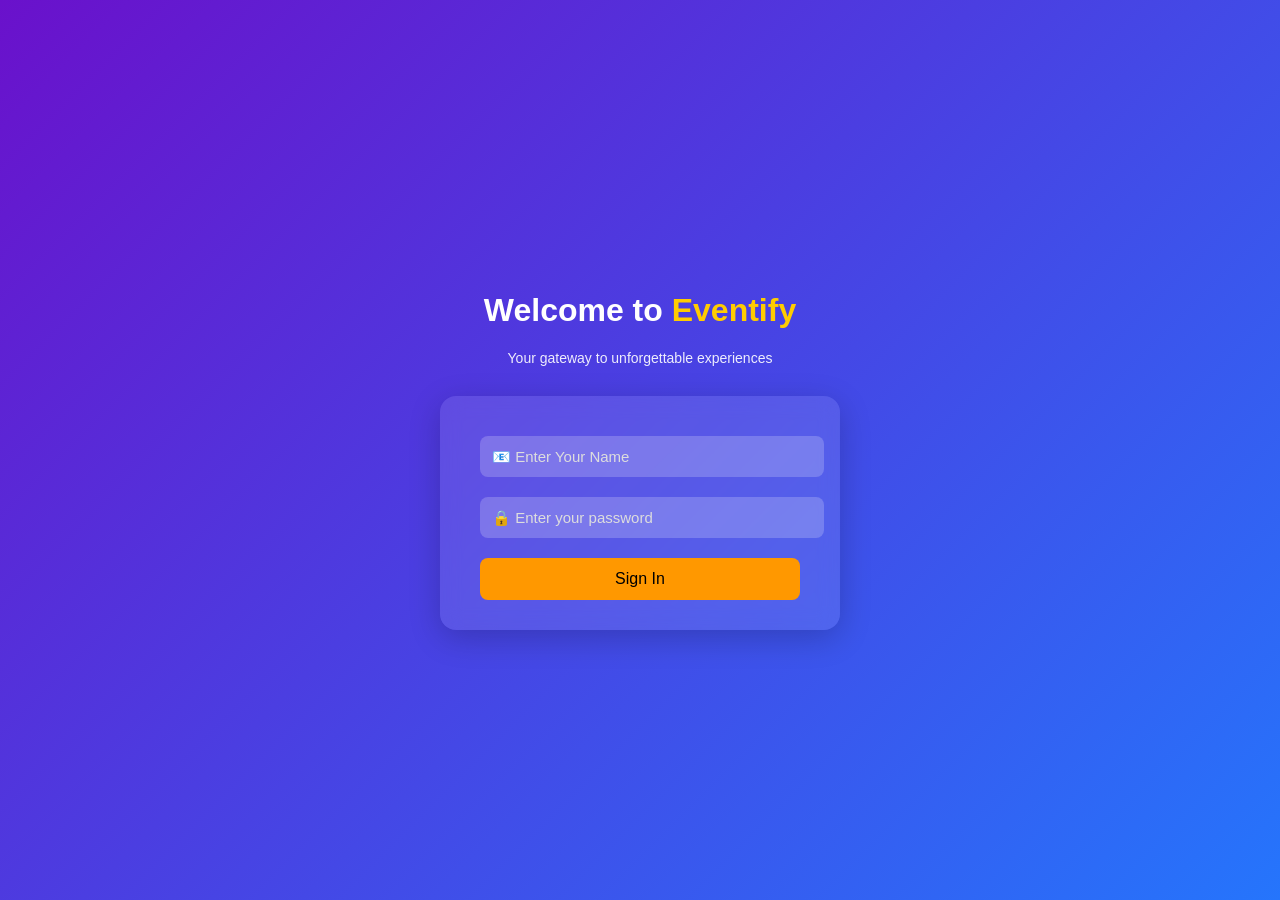
<file: index.html>
<!DOCTYPE html>
<html lang="en">
<head>
  <meta charset="UTF-8" />
  <meta name="viewport" content="width=device-width, initial-scale=1.0" />
  <title>Eventify Login</title>
  <link rel="stylesheet" href="style.css" />
</head>
<body>
  <div class="container">
    <h1>Welcome to <span>Eventify</span></h1>
    <p class="tagline">Your gateway to unforgettable experiences</p>

    <div class="login-card">
      <input type="email" id="email" placeholder="📧 Enter Your Name" />
      <input type="password" id="password" placeholder="🔒 Enter your password" />
      <button onclick="login()">Sign In</button>
    </div>

   
  </div>

  <script src="script.js"></script>
</body>
</html>
</file>
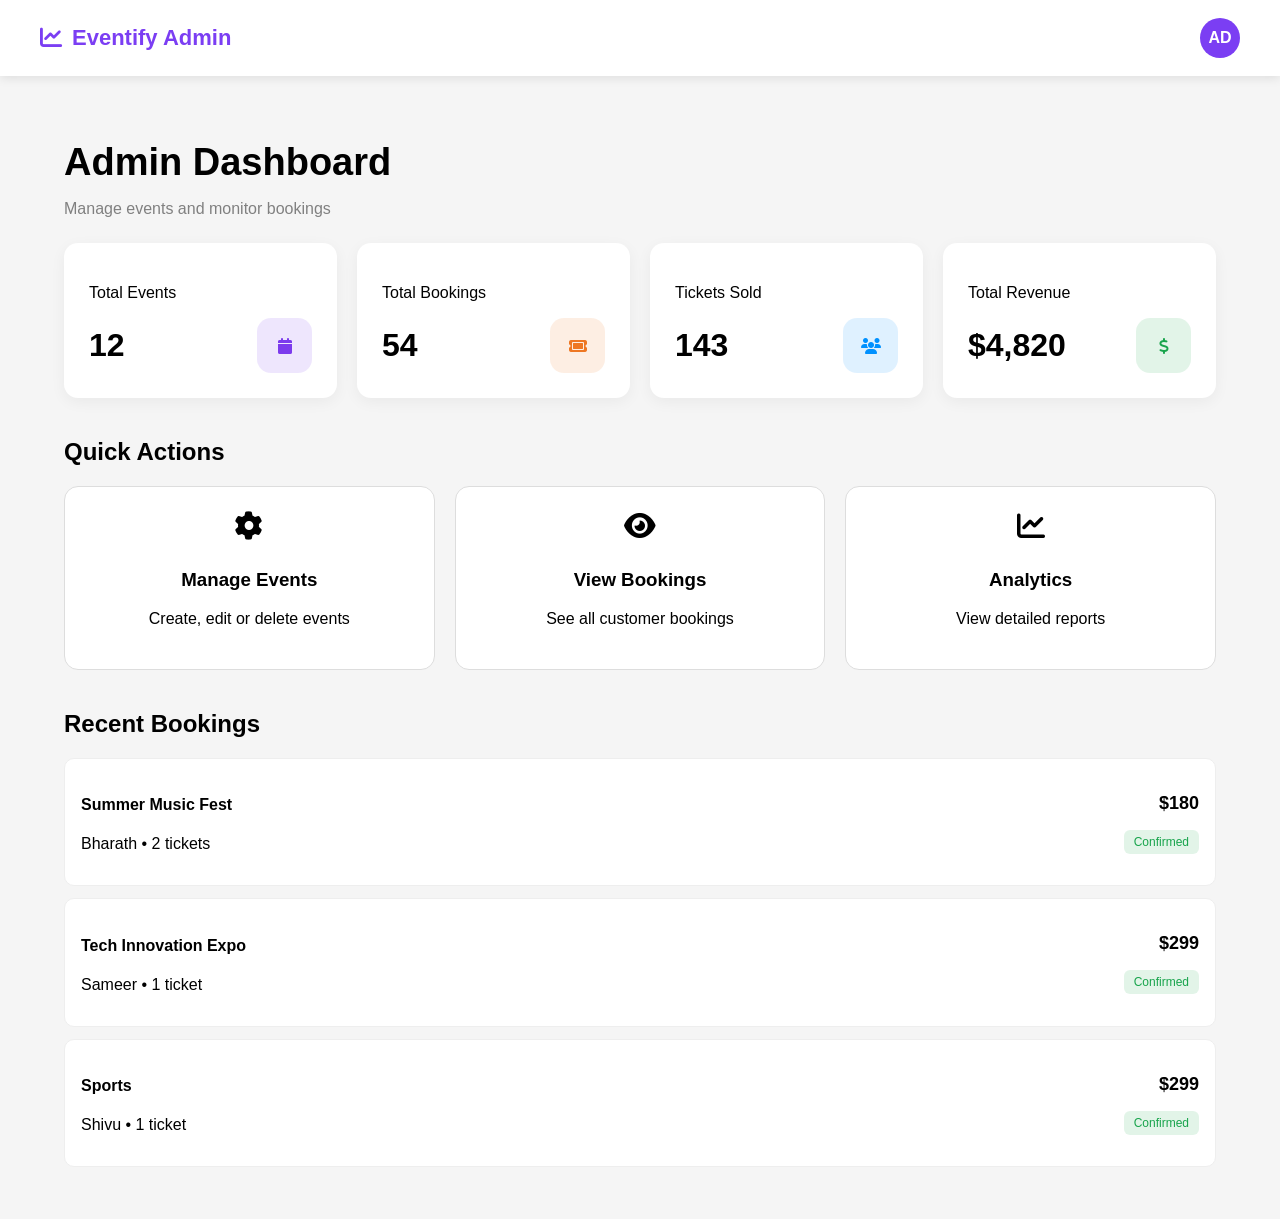
<file: Admindashboard.html>
<!DOCTYPE html>
<html lang="en">
<head>
<meta charset="UTF-8">
<meta name="viewport" content="width=device-width, initial-scale=1.0">
<title>Eventify Admin Dashboard</title>

<link rel="stylesheet" href="https://cdnjs.cloudflare.com/ajax/libs/font-awesome/6.5.0/css/all.min.css">

<style>
    body {
        margin: 0;
        background: #f5f5f5;
        font-family: "Poppins", sans-serif;
    }

    /* NAVBAR */
    .navbar {
        display: flex;
        justify-content: space-between;
        align-items: center;
        padding: 18px 40px;
        background: white;
        box-shadow: 0 2px 10px rgba(0,0,0,0.1);
    }

    .logo {
        font-size: 22px;
        font-weight: 700;
        color: #7b3ef3;
        display: flex;
        align-items: center;
    }

    .profile {
        width: 40px;
        height: 40px;
        background: #7b3ef3;
        border-radius: 50%;
        color: white;
        display: flex;
        align-items: center;
        justify-content: center;
        font-weight: 600;
    }

    /* CONTAINER */
    .container {
        width: 90%;
        margin: auto;
        padding: 40px 0;
    }

    h1 {
        font-size: 38px;
        margin-bottom: 10px;
    }

    .subtitle {
        color: gray;
        margin-bottom: 25px;
    }

    /* GRID STATS */
    .stats-grid {
        display: grid;
        grid-template-columns: repeat(auto-fit, minmax(240px, 1fr));
        gap: 20px;
        margin-bottom: 40px;
    }

    .card {
        background: white;
        padding: 25px;
        border-radius: 14px;
        box-shadow: 0 4px 15px rgba(0,0,0,0.05);
        transition: .3s;
    }

    .card:hover {
        transform: translateY(-4px);
    }

    .card-value {
        font-size: 32px;
        font-weight: 700;
    }

    .icon-box {
        width: 55px;
        height: 55px;
        border-radius: 14px;
        display: flex;
        align-items: center;
        justify-content: center;
        margin-left: auto;
    }

    /* COLORS */
    .primary { background: #7c3aed20; color:#7c3aed; }
    .accent { background: #ee772320; color:#ee7723; }
    .secondary { background: #0091ff20; color:#0091ff; }
    .success { background: #18a44c20; color:#18a44c; }

    /* QUICK ACTIONS */
    .actions-grid {
        display: grid;
        grid-template-columns: repeat(auto-fit, minmax(260px, 1fr));
        gap: 20px;
        margin-bottom: 40px;
    }

    .action-btn {
        background: white;
        padding: 25px;
        border-radius: 14px;
        border: 1px solid #ddd;
        text-align: center;
        cursor: pointer;
        transition: .3s;
    }

    .action-btn:hover {
        background:#f0e7ff;
        border-color:#7c3aed;
        transform: translateY(-3px);
    }

    .action-btn i {
        font-size: 28px;
        margin-bottom: 10px;
    }

    /* BOOKINGS */
    .booking {
        background: white;
        padding: 16px;
        border-radius: 10px;
        margin-bottom: 12px;
        display: flex;
        justify-content: space-between;
        border: 1px solid #eee;
        transition: .3s;
    }

    .booking:hover {
        border-color: #7c3aed;
    }

    .badge {
        padding: 5px 10px;
        background: #18a44c20;
        color: #18a44c;
        border-radius: 6px;
        font-size: 12px;
    }

</style>
</head>
<body>

<!-- NAVBAR -->
<div class="navbar">
    <div class="logo"><i class="fa-solid fa-chart-line" style="margin-right:10px;"></i> Eventify Admin</div>
    <div class="profile">AD</div>
</div>

<div class="container">

    <!-- HEADER -->
    <h1>Admin Dashboard</h1>
    <p class="subtitle">Manage events and monitor bookings</p>

    <!-- STATS GRID -->
    <div class="stats-grid">
        <div class="card">
            <p>Total Events</p>
            <div style="display:flex;align-items:center;">
                <span class="card-value">12</span>
                <div class="icon-box primary"><i class="fa-solid fa-calendar"></i></div>
            </div>
        </div>

        <div class="card">
            <p>Total Bookings</p>
            <div style="display:flex;align-items:center;">
                <span class="card-value">54</span>
                <div class="icon-box accent"><i class="fa-solid fa-ticket"></i></div>
            </div>
        </div>

        <div class="card">
            <p>Tickets Sold</p>
            <div style="display:flex;align-items:center;">
                <span class="card-value">143</span>
                <div class="icon-box secondary"><i class="fa-solid fa-users"></i></div>
            </div>
        </div>

        <div class="card">
            <p>Total Revenue</p>
            <div style="display:flex;align-items:center;">
                <span class="card-value">$4,820</span>
                <div class="icon-box success"><i class="fa-solid fa-dollar-sign"></i></div>
            </div>
        </div>
    </div>

    <!-- QUICK ACTIONS -->
    <h2>Quick Actions</h2>
    <div class="actions-grid">
        <div class="action-btn" onclick="alert('Manage Events Clicked')">
            <i class="fa-solid fa-gear"></i>
            <h3>Manage Events</h3>
            <p>Create, edit or delete events</p>
        </div>

        <div class="action-btn" onclick="alert('View Bookings Clicked')">
            <i class="fa-solid fa-eye"></i>
            <h3>View Bookings</h3>
            <p>See all customer bookings</p>
        </div>

        <div class="action-btn" onclick="alert('Analytics Coming Soon!')">
            <i class="fa-solid fa-chart-line"></i>
            <h3>Analytics</h3>
            <p>View detailed reports</p>
        </div>
    </div>

    <!-- RECENT BOOKINGS -->
    <h2>Recent Bookings</h2>

    <div class="booking">
        <div>
            <h4>Summer Music Fest</h4>
            <p>Bharath • 2 tickets</p>
        </div>
        <div style="text-align:right;">
            <p class="card-value" style="font-size:18px;">$180</p>
            <span class="badge">Confirmed</span>
        </div>
    </div>

    <div class="booking">
        <div>
            <h4>Tech Innovation Expo</h4>
            <p>Sameer • 1 ticket</p>
        </div>
        <div style="text-align:right;">
            <p class="card-value" style="font-size:18px;">$299</p>
            <span class="badge">Confirmed</span>
        </div>
    </div>

     <div class="booking">
        <div>
            <h4>Sports</h4>
            <p>Shivu • 1 ticket</p>
        </div>
        <div style="text-align:right;">
            <p class="card-value" style="font-size:18px;">$299</p>
            <span class="badge">Confirmed</span>
        </div>
    </div>


</div>
<script src="script.js"></script>
</body>
</html>
</file>
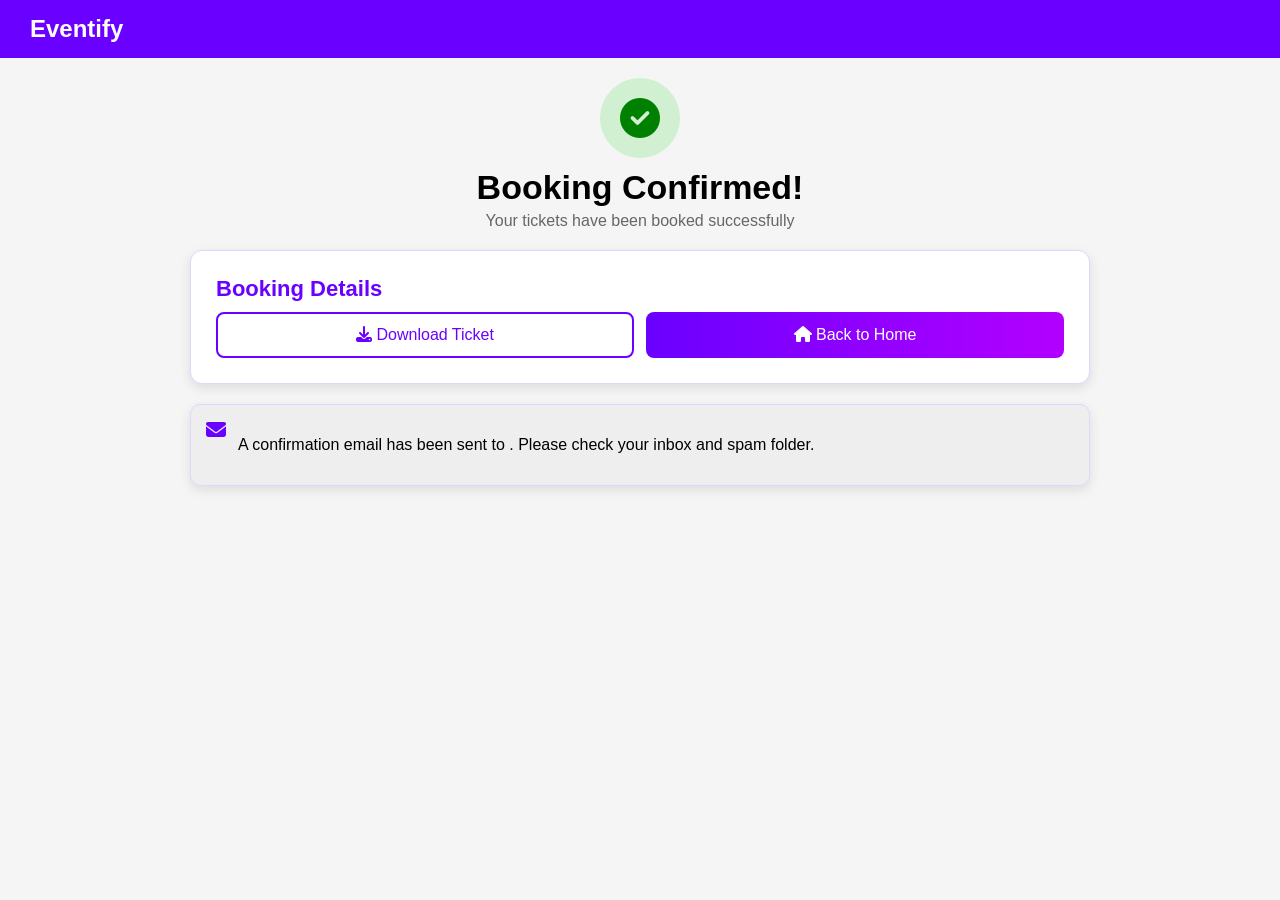
<file: booking-confirmation.html>
<!DOCTYPE html>
<html lang="en">
<head>
<meta charset="UTF-8">
<title>Booking Confirmation</title>
<meta name="viewport" content="width=device-width, initial-scale=1.0">

<!-- INTERNAL CSS -->
<style>
    body {
        margin: 0;
        padding: 0;
        font-family: "Poppins", sans-serif;
        background: #f5f5f5;
    }

    .navbar {
        width: 100%;
        padding: 15px 30px;
        background: #6a00ff;
        color: white;
        font-size: 24px;
        font-weight: bold;
    }

    .container {
        max-width: 900px;
        margin: auto;
        padding: 20px;
    }

    .success-icon {
        width: 80px;
        height: 80px;
        border-radius: 50%;
        background: rgba(0, 200, 0, 0.15);
        display: flex;
        justify-content: center;
        align-items: center;
        margin: auto;
        margin-bottom: 10px;
    }

    .success-icon i {
        font-size: 40px;
        color: green;
    }

    .title {
        text-align: center;
        font-size: 34px;
        font-weight: bold;
        margin-bottom: 5px;
    }

    .subtitle {
        text-align: center;
        color: #666;
        margin-bottom: 20px;
    }

    .card {
        background: white;
        padding: 25px;
        border-radius: 12px;
        box-shadow: 0 4px 12px rgba(0,0,0,0.1);
        margin-bottom: 20px;
        border: 1px solid #e0d7ff;
    }

    .card-title {
        font-size: 22px;
        font-weight: bold;
        margin-bottom: 8px;
        color: #6a00ff;
    }

    .badge {
        background: green;
        color: white;
        padding: 5px 12px;
        border-radius: 6px;
        font-size: 14px;
        float: right;
        margin-top: -25px;
    }

    .info-row {
        display: flex;
        margin: 10px 0;
    }

    .info-row i {
        margin-right: 12px;
        margin-top: 4px;
        color: #6a00ff;
    }

    .btn-row {
        display: grid;
        grid-template-columns: 1fr 1fr;
        gap: 12px;
        margin-top: 10px;
    }

    .btn {
        padding: 12px;
        border: none;
        border-radius: 8px;
        cursor: pointer;
        font-size: 16px;
        width: 100%;
    }

    .btn-outline {
        background: white;
        border: 2px solid #6a00ff;
        color: #6a00ff;
    }

    .btn-primary {
        background: linear-gradient(to right, #6a00ff, #b300ff);
        color: white;
    }

    .email-box {
        display: flex;
        padding: 15px;
        background: #eee;
        border-radius: 10px;
        margin-top: 15px;
    }

    .email-box i {
        margin-right: 12px;
        color: #6a00ff;
        font-size: 20px;
    }

</style>

<!-- Icons -->
<link rel="stylesheet" href="https://cdnjs.cloudflare.com/ajax/libs/font-awesome/6.5.0/css/all.min.css">

</head>
<body>

<div class="navbar">Eventify</div>

<div class="container">

    <!-- Success Message -->
    <div class="success-icon">
        <i class="fa fa-check-circle"></i>
    </div>
    <div class="title">Booking Confirmed!</div>
    <div class="subtitle">Your tickets have been booked successfully</div>

    <!-- Booking Details Card -->
    <div class="card">
        <!-- <span class="badge">Confirmed</span> -->
        <div class="card-title">Booking Details</div>

        <!-- <div id="bookingDetails"></div> -->

        <!-- Buttons -->
        <div class="btn-row">
            <button class="btn btn-outline" onclick="window.print()">
                <i class="fa fa-download"></i> Download Ticket
            </button>

            <button class="btn btn-primary" onclick="window.location.href='index.html'">
                <i class="fa fa-home"></i> Back to Home
            </button>
        </div>
    </div>

    <!-- Email Confirmation -->
    <div class="card email-box">
        <i class="fa fa-envelope"></i>
        <p>
            A confirmation email has been sent to 
            <b id="emailDisplay"></b>. Please check your inbox and spam folder.
        </p>
    </div>

</div>

<!-- JS to Load Booking Data -->
<script>
    const booking = JSON.parse(localStorage.getItem("latest_booking"));

    if (!booking) {
        document.getElementById("bookingDetails").innerHTML =
            "<p style='color:red;font-weight:bold'>Booking Not Found</p>";
    } else {
        document.getElementById("emailDisplay").innerText = booking.email;

        document.getElementById("bookingDetails").innerHTML = `
            <div class="info-row">
                <i class="fa fa-calendar"></i>
                <div>
                    <b>Date:</b> ${booking.eventDate}<br>
                    <small>${booking.eventTime}</small>
                </div>
            </div>

            <div class="info-row">
                <i class="fa fa-map-marker"></i>
                <div>
                    <b>Venue:</b> ${booking.venue}<br>
                    <small>${booking.location}</small>
                </div>
            </div>

            <div class="info-row">
                <i class="fa fa-ticket"></i>
                <div>
                    <b>Tickets:</b> ${booking.ticketCount}<br>
                    <small>Total: $${booking.totalAmount}</small>
                </div>
            </div>

            <div class="info-row">
                <i class="fa fa-user"></i>
                <div>
                    <b>Name:</b> ${booking.fullName}
                </div>
            </div>

            <div class="info-row">
                <i class="fa fa-envelope"></i>
                <div>
                    <b>Email:</b> ${booking.email}
                </div>
            </div>

            <div class="info-row">
                <i class="fa fa-phone"></i>
                <div>
                    <b>Phone:</b> ${booking.phone}
                </div>
            </div>
        `;
    }
</script>

</body>
</html>
</file>
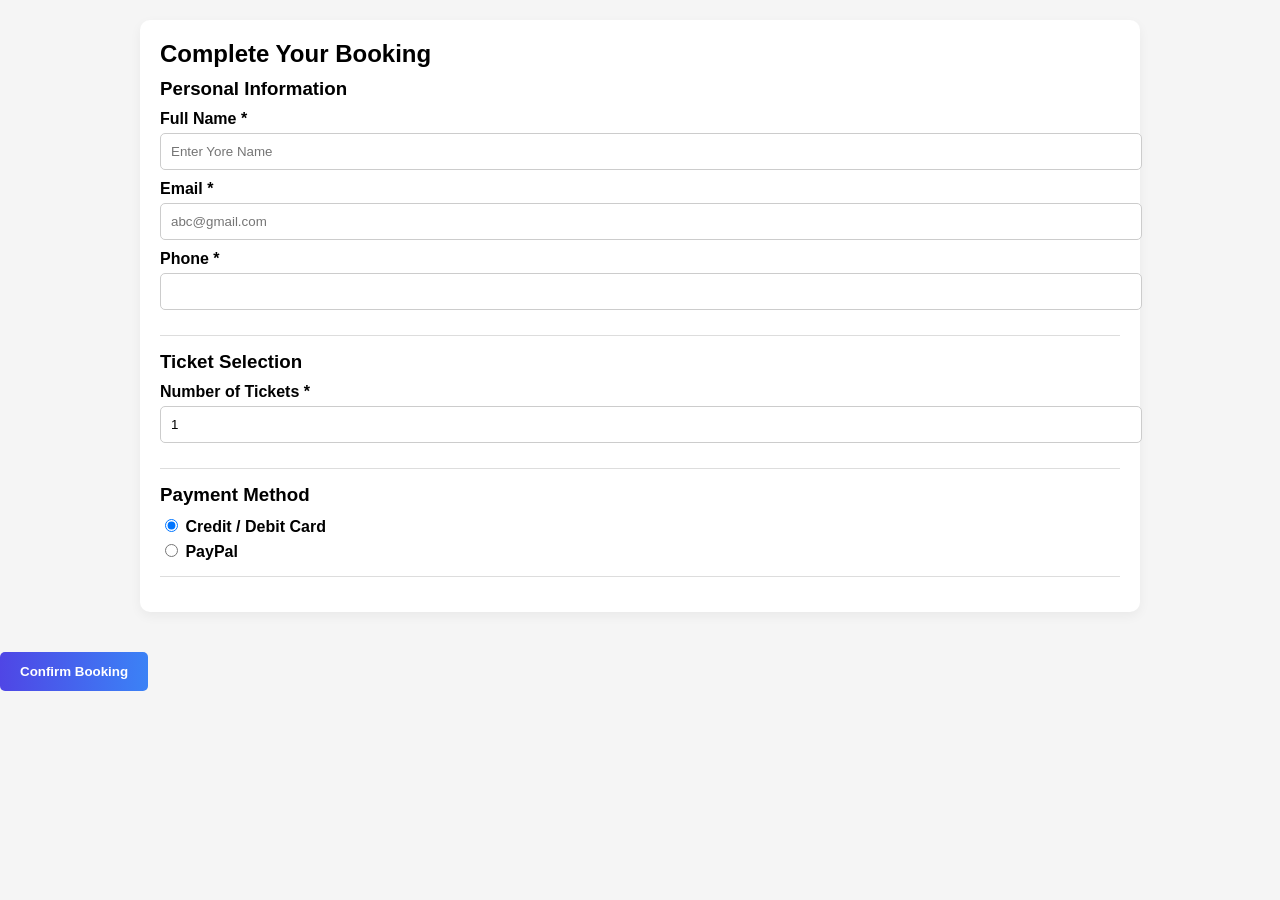
<file: booking.html>
<!DOCTYPE html>
<html lang="en">
<head>
<meta charset="UTF-8">
<meta name="viewport" content="width=device-width, initial-scale=1.0">
<title>Booking Page</title>
<style>
    body {
        margin: 0;
        font-family: 'Arial', sans-serif;
        background: #f5f5f5;
    }
    .container {
        max-width: 1000px;
        margin: 0 auto;
        padding: 20px;
    }
    h2, h3, h4 {
        margin: 0 0 10px 0;
    }
    .card {
        background: #fff;
        border-radius: 10px;
        padding: 20px;
        margin-bottom: 20px;
        box-shadow: 0 4px 12px rgba(0,0,0,0.05);
    }
    label {
        display: block;
        margin-bottom: 5px;
        font-weight: bold;
    }
    input[type="text"], input[type="email"], input[type="tel"], input[type="number"] {
        width: 100%;
        padding: 10px;
        margin-bottom: 10px;
        border-radius: 5px;
        border: 1px solid #ccc;
    }
    button {
        padding: 12px 20px;
        border: none;
        border-radius: 5px;
        background: linear-gradient(to right, #4f46e5, #3b82f6);
        color: #fff;
        cursor: pointer;
        font-weight: bold;
    }
    button:disabled {
        opacity: 0.7;
        cursor: not-allowed;
    }
    .summary {
        position: sticky;
        top: 20px;
    }
    .summary h4 {
        margin-bottom: 10px;
    }
    .summary div {
        display: flex;
        justify-content: space-between;
        margin-bottom: 5px;
    }
    .separator {
        border-bottom: 1px solid #ddd;
        margin: 15px 0;
    }
    .success-message {
        background: #d1fae5;
        color: #065f46;
        padding: 10px;
        border-radius: 5px;
        margin-bottom: 20px;
    }
</style>
</head>
<body>

<div class="container">

    <div id="successMessage" class="success-message" style="display:none;">
        Booking confirmed! Your booking ID is: <span id="bookingId"></span>
    </div>

    <div class="card">
        <h2>Complete Your Booking</h2>
        <form id="bookingForm">
            <h3>Personal Information</h3>
            <label for="fullName">Full Name *</label>
            <input type="text" id="fullName" name="fullName" required placeholder="Enter Yore Name">

            <label for="email">Email *</label>
            <input type="email" id="email" name="email" required placeholder="abc@gmail.com">

            <label for="phone">Phone *</label>
            <input type="tel" id="phone" name="phone" required>

            <div class="separator"></div>

            <h3>Ticket Selection</h3>
            <label for="ticketCount">Number of Tickets *</label>
            <input type="number" id="ticketCount" name="ticketCount" min="1" value="1" required>

            <div class="separator"></div>

            <h3>Payment Method</h3>
            <label>
                <input type="radio" name="paymentMethod" value="card" checked> Credit / Debit Card
            </label>
            <label>
                <input type="radio" name="paymentMethod" value="paypal"> PayPal
            </label>

            <div class="separator"></div>
<!-- 
            <button type="submit" id="bookNowButton">Confirm Booking</button> -->
        </form>
    </div>
<!-- 
    <div class="card summary">
        <h4>Order Summary</h4>
        <div>
            <span>Event:</span>
            <span id="eventTitle">Sample Event</span>
        </div>
        <div>
            <span>Date:</span>
            <span id="eventDate">Dec 3, 2025</span>
        </div>
        <div>
            <span>Venue:</span>
            <span id="eventVenue">City Hall</span>
        </div>
        <div>
            <span>Ticket Price:</span>
            <span id="ticketPrice">$50.00</span>
        </div>
        <div>
            <span>Service Fee:</span>
            <span id="serviceFee">$5.00</span>
        </div>
        <div>
            <strong>Total:</strong>
            <strong id="totalAmount">$55.00</strong>
        </div>
    </div> -->

</div>

<!-- <script>
    // Sample event data
    // const event = {
    //     id: "EV123",
    //     title: "Sample Event",
    //     date: "2025-12-03",
    //     venue: "City Hall",
    //     price: 50,
    //     availableTickets: 100
    // };

    const form = document.getElementById('bookingForm');
    const ticketCountInput = document.getElementById('ticketCount');
    const ticketPriceEl = document.getElementById('ticketPrice');
    const serviceFeeEl = document.getElementById('serviceFee');
    const totalAmountEl = document.getElementById('totalAmount');
    const successMessageEl = document.getElementById('successMessage');
    const bookingIdEl = document.getElementById('bookingId');

    const serviceFeeRate = 0.1;

    function updateSummary() {
        const ticketCount = parseInt(ticketCountInput.value) || 1;
        const total = event.price * ticketCount;
        const serviceFee = total * serviceFeeRate;
        const finalAmount = total + serviceFee;

        ticketPriceEl.textContent = `$${total.toFixed(2)}`;
        serviceFeeEl.textContent = `$${serviceFee.toFixed(2)}`;
        totalAmountEl.textContent = `$${finalAmount.toFixed(2)}`;
    }

    ticketCountInput.addEventListener('input', updateSummary);
    updateSummary();

    form.addEventListener('submit', function(e) {
        e.preventDefault();

        const ticketCount = parseInt(ticketCountInput.value);
        if (ticketCount > event.availableTickets) {
            alert('Not enough tickets available');
            return;
        }

        const formData = {
            fullName: document.getElementById('fullName').value,
            email: document.getElementById('email').value,
            phone: document.getElementById('phone').value,
            ticketCount: ticketCount,
            paymentMethod: document.querySelector('input[name="paymentMethod"]:checked').value
        };

        const booking = {
            id: `BK${Date.now()}`,
            eventId: event.id,
            eventTitle: event.title,
            eventDate: event.date,
            venue: event.venue,
            ...formData,
            totalAmount: event.price * ticketCount * (1 + serviceFeeRate),
            bookingDate: new Date().toISOString(),
            status: 'confirmed'
        };

        const existingBookings = JSON.parse(localStorage.getItem('eventify_bookings') || '[]');
        existingBookings.push(booking);
        localStorage.setItem('eventify_bookings', JSON.stringify(existingBookings));

        bookingIdEl.textContent = booking.id;
        successMessageEl.style.display = 'block';
        form.reset();
        updateSummary();
    });
</script> -->
<button class="details-btn" onclick="window.location.href='booking-confirmation.html'">Confirm Booking</button>
 
</body>
</html>
</file>
<file: style.css>
body {
  margin: 0;
  font-family: 'Segoe UI', sans-serif;
  background: linear-gradient(135deg, #6a11cb, #2575fc);
  display: flex;
  justify-content: center;
  align-items: center;
  height: 100vh;
  color: white;
}

.container {
  text-align: center;
  max-width: 400px;
  padding: 20px;
}

h1 span {
  color: #ffcc00;
}

.tagline {
  font-size: 14px;
  margin-bottom: 30px;
  opacity: 0.9;
}

.login-card {
  background: rgba(255, 255, 255, 0.1);
  backdrop-filter: blur(10px);
  border-radius: 16px;
  padding: 30px 40px;
  box-shadow: 0 8px 32px rgba(0, 0, 0, 0.2);
}

input {
  width: 100%;
  padding: 12px;
  margin: 10px 0;
  border-radius: 8px;
  border: none;
  font-size: 15px;
  background: rgba(255, 255, 255, 0.2);
  color: white;
  outline: none;
}

input::placeholder {
  color: #ddd;
}

button {
  width: 100%;
  padding: 12px;
  background-color: #ff9800;
  border: none;
  border-radius: 8px;
  font-size: 16px;
  cursor: pointer;
  margin-top: 10px;
  transition: background 0.3s ease;
}

button:hover {
  background-color: #e68900;
}

.demo {
  margin-top: 25px;
  font-size: 14px;
}

.creds {
  display: flex;
  justify-content: space-between;
  margin-top: 10px;
  gap: 20px;
}

footer {
  margin-top: 30px;
  font-size: 12px;
  opacity: 0.7;
}
</file>
